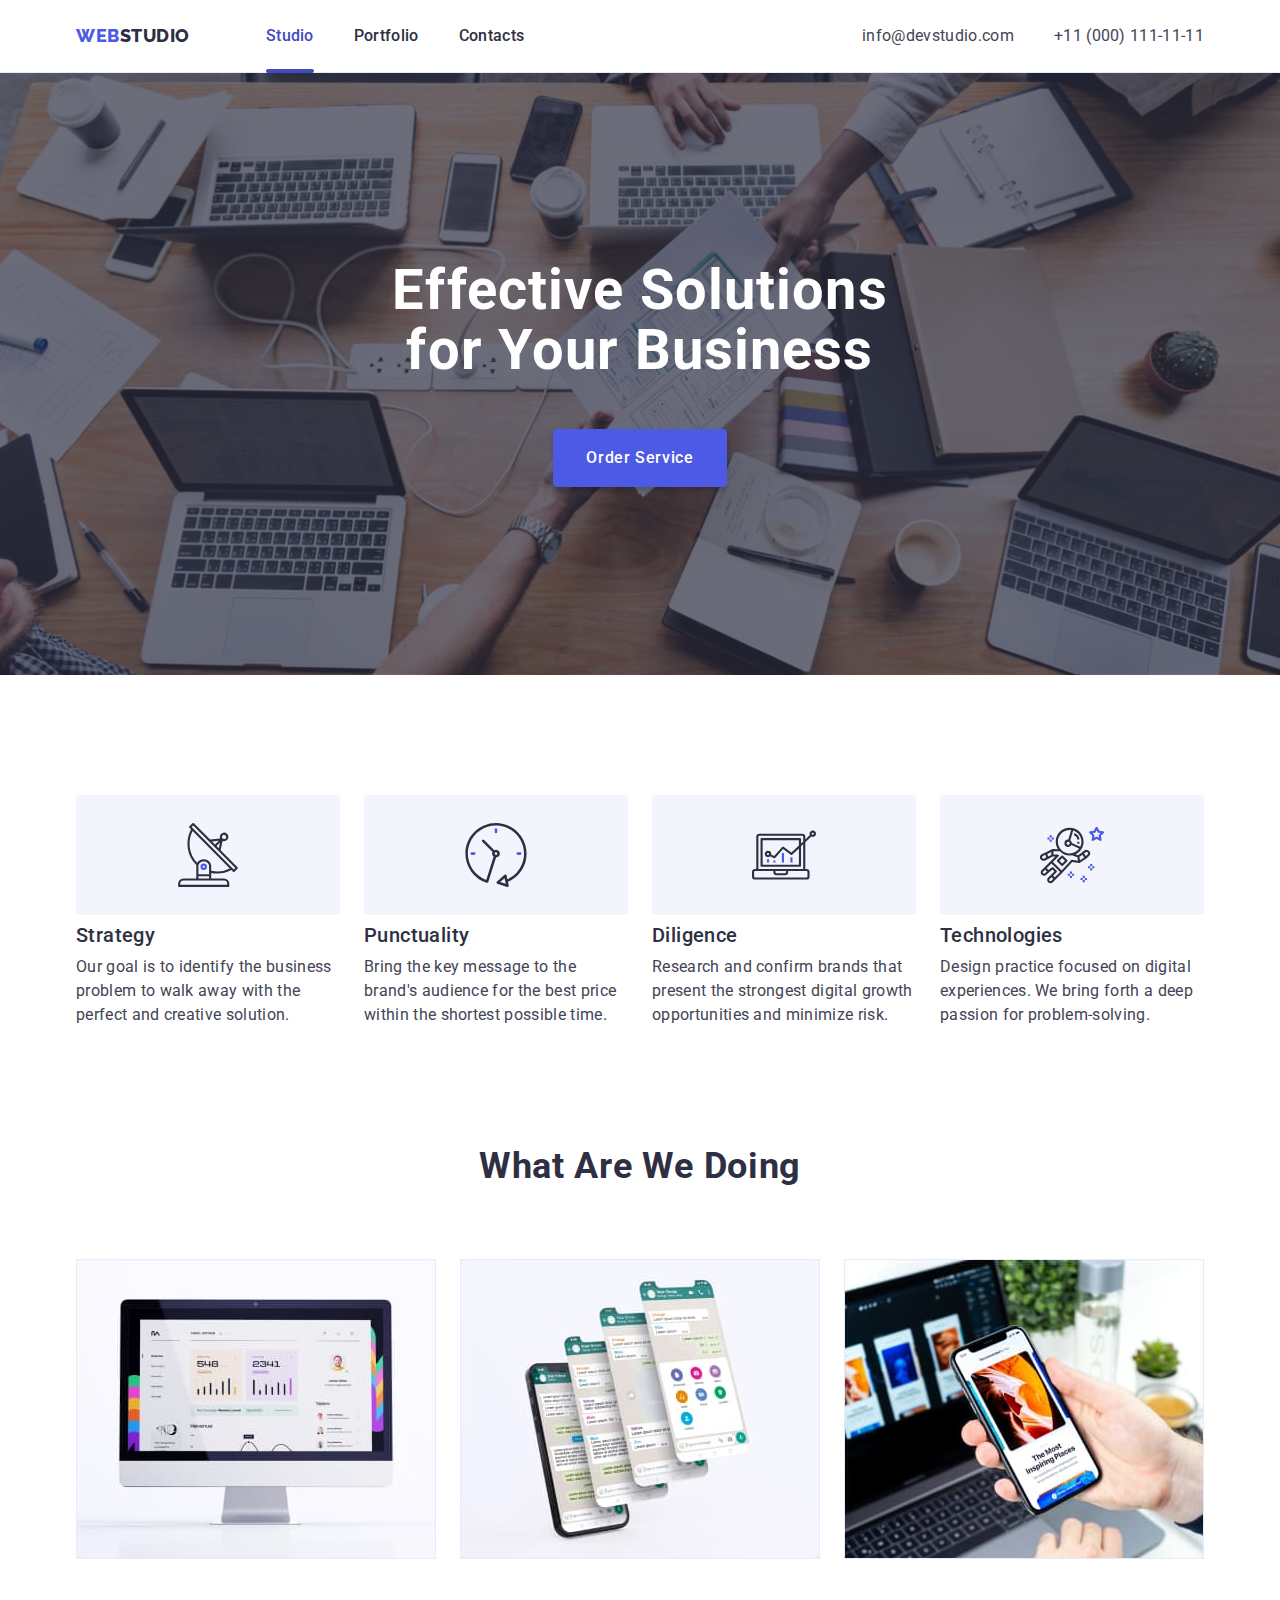
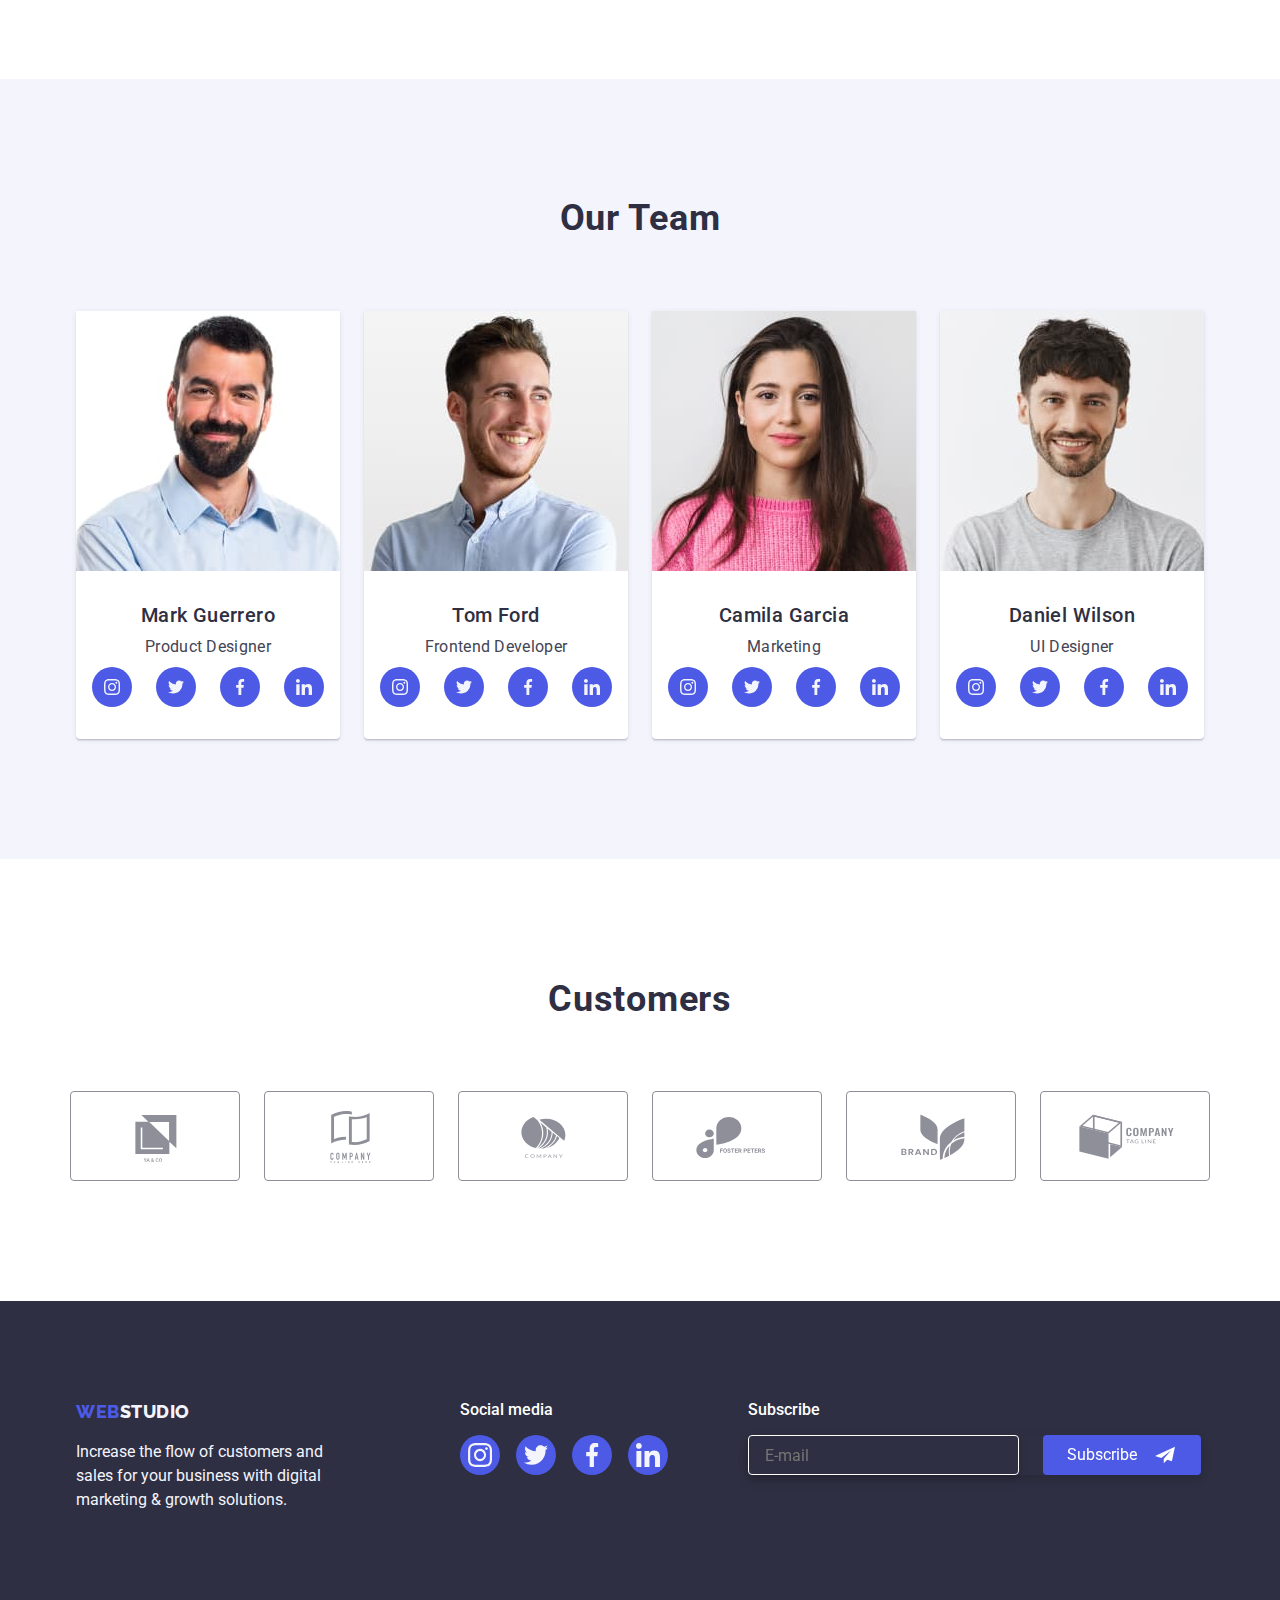
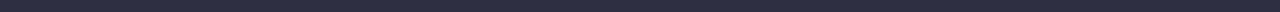
<file: index.html>
<!DOCTYPE html>
<html lang="en">

<head>
  <meta charset="UTF-8" />
  <meta http-equiv="X-UA-Compatible" content="IE=edge" />
  <meta name="viewport" content="width=device-width, initial-scale=1.0" />
  <title>Document</title>
  <link rel="preconnect" href="https://fonts.googleapis.com">
  <link rel="preconnect" href="https://fonts.gstatic.com" crossorigin>
  <link href="https://fonts.googleapis.com/css2?family=Raleway:wght@800&family=Roboto:wght@400;500;700;900&display=swap"
    rel="stylesheet">
  <link rel="stylesheet" href="https://cdnjs.cloudflare.com/ajax/libs/modern-normalize/1.1.0/modern-normalize.min.css">
  <link rel="stylesheet" href="./css/styles.css">
</head>

<body>
  <header class="page-header">
    <div class="container header-nav ">
      <nav class="header-nav">
        <a href="./index.html" class="logo link">
          Web<span class="text-logo-header">Studio</span>
        </a>
        <ul class="site-nav list">
          <li class="item"><a href="./index.html" class="link site-nav-line site-nav-active">Studio</a></li>
          <li class="item"><a href="./portfolio.html" class="link site-nav-stay">Portfolio</a></li>
          <li class="item"><a href="" class="link site-nav-stay">Contacts</a></li>
        </ul>
      </nav>
      <address class="navigation-nav header-nav">
        <ul class="list navigation-nav ">
          <li class="item">
            <a href="mailto:info@devstudio.com" class="link">info@devstudio.com</a>
          </li>
          <li class="item">
            <a class="link" href="tel:+110001111111">+11 (000) 111-11-11</a>
          </li>
        </ul>
      </address>
    </div>
  </header>
  <main>
    <section class=" hero">
      <div class="container ">
        <h1 class="hero-title">Effective Solutions for Your Business</h1>
        <button data-modal-open type="button" class="hero-button"> Order Service</button>
      </div>
    </section>
    <section class="section-subtitles">
      <div class="container">
        <h2 class="visually-hidden">Subtitles</h2>
        <ul class="text-paragraph list">
          <li class="item icon-strategy">
            <h3 class="subtitles">Strategy</h3>
            <p>
              Our goal is to identify the business problem to walk away with the
              perfect and creative solution.
            </p>
          </li>
          <li class="item icon-punctuality ">
            <h3 class="subtitles">Punctuality</h3>
            <p>
              Bring the key message to the brand's audience for the best price
              within the shortest possible time.
            </p>
          </li>
          <li class="item icon-diligence">
            <h3 class="subtitles">Diligence</h3>
            <p>
              Research and confirm brands that present the strongest digital
              growth opportunities and minimize risk.
            </p>
          </li>
          <li class="item icon-technologies">
            <h3 class="subtitles">Technologies</h3>
            <p class="text-paragraph">
              Design practice focused on digital experiences. We bring forth a
              deep passion for problem-solving.
            </p>
          </li>
        </ul>
      </div>
    </section>
    <section class="work-section">
      <div class="container">
        <h2 class="work-title">What are we doing</h2>
        <ul class="card-box-picture list">
          <li class="card-picture">
            <img src="./images/index/img1.jpg" alt="computer monitor" width="360" height="300" />
          </li>
          <li class="card-picture">
            <img src="./images/index/img2.jpg" alt="phone" width="360" height="300" />
          </li>
          <li class="card-picture">
            <img src="./images/index/img3.jpg" alt="interaction of the phone with the computer" width="360"
              height="300" />
          </li>
        </ul>
      </div>
    </section>
    <section class="time-section">
      <div class="container">
        <h2 class="time-title">Our Team</h2>
        <ul class=" card-box-photo list">
          <li class=" card-photo">
            <img src="./images/index/img4.jpg" alt="Mark Guerrero" width="264" height="260" />
            <div class="card-text-photo">
              <h3 class="subtitles">Mark Guerrero</h3>
              <p class="text-paragraph-photo">Product Designer</p>
              <ul class="container-icon">
                <li class="list">
                  <a class="team-icon" href="">
                    <svg class="icon-link" width="16" height="16">
                      <use href="./images/SVG/symbol-defs.svg#instagram"></use>
                    </svg>
                  </a>
                </li>
                <li class="list">
                  <a class="team-icon" href="">
                    <svg class="icon-link" width="16" height="16">
                      <use href="./images/SVG/symbol-defs.svg#twitter"></use>
                    </svg>
                  </a>
                </li>
                <li class="list">
                  <a class="team-icon" href="">
                    <svg class="icon-link" width="16" height="16">
                      <use href="./images/SVG/symbol-defs.svg#facebook"></use>
                    </svg>
                  </a>
                </li>
                <li class="list">
                  <a class="team-icon" href="">
                    <svg class="icon-link" width="16" height="16">
                      <use href="./images/SVG/symbol-defs.svg#linkedin"></use>
                    </svg>
                  </a>
                </li>
              </ul>
            </div>
          </li>
          <li class=" card-photo ">
            <img src="./images/index/img5.jpg" alt="Tom Ford" width="264" height="260" />
            <div class="card-text-photo">
              <h3 class="subtitles">Tom Ford</h3>
              <p class="text-paragraph-photo">Frontend Developer</p>
              <ul class="container-icon">
                <li class="list">
                  <a class="team-icon" href="">
                    <svg class="icon-link" width="16" height="16">
                      <use href="./images/SVG/symbol-defs.svg#instagram"></use>
                    </svg>
                  </a>
                </li>
                <li class="list">
                  <a class="team-icon" href="">
                    <svg class="icon-link" width="16" height="16">
                      <use href="./images/SVG/symbol-defs.svg#twitter"></use>
                    </svg>
                  </a>
                </li>
                <li class="list">
                  <a class="team-icon" href="">
                    <svg class="icon-link" width="16" height="16">
                      <use href="./images/SVG/symbol-defs.svg#facebook"></use>
                    </svg>
                  </a>
                </li>
                <li class="list">
                  <a class="team-icon" href="">
                    <svg class="icon-link" width="16" height="16">
                      <use href="./images/SVG/symbol-defs.svg#linkedin"></use>
                    </svg>
                  </a>
                </li>
              </ul>
            </div>
          </li>
          <li class=" card-photo">
            <img src="./images/index/img6.jpg" alt="Camila Garcia" width="264" height="260" />
            <div class="card-text-photo">
              <h3 class="subtitles">Camila Garcia</h3>
              <p class="text-paragraph-photo">Marketing</p>
              <ul class="container-icon">
                <li class="list">
                  <a class="team-icon" href="">
                    <svg class="icon-link" width="16" height="16">
                      <use href="./images/SVG/symbol-defs.svg#instagram"></use>
                    </svg>
                  </a>
                </li>
                <li class="list">
                  <a class="team-icon" href="">
                    <svg class="icon-link" width="16" height="16">
                      <use href="./images/SVG/symbol-defs.svg#twitter"></use>
                    </svg>
                  </a>
                </li>
                <li class="list">
                  <a class="team-icon" href="">
                    <svg class="icon-link" width="16" height="16">
                      <use href="./images/SVG/symbol-defs.svg#facebook"></use>
                    </svg>
                  </a>
                </li>
                <li class="list">
                  <a class="team-icon" href="">
                    <svg class="icon-link" width="16" height="16">
                      <use href="./images/SVG/symbol-defs.svg#linkedin"></use>
                    </svg>
                  </a>
                </li>
              </ul>
            </div>
          </li>
          <li class=" card-photo">
            <img src="./images/index/img7.jpg" alt="Daniel Wilson" width="264" height="260" />
            <div class="card-text-photo">
              <h3 class="subtitles">Daniel Wilson</h3>
              <p class="text-paragraph-photo ">UI Designer</p>
              <ul class="container-icon">
                <li class="list">
                  <a class="team-icon" href="">
                    <svg class="icon-link" width="16" height="16">
                      <use href="./images/SVG/symbol-defs.svg#instagram"></use>
                    </svg>
                  </a>
                </li>
                <li class="list">
                  <a class="team-icon" href="">
                    <svg class="icon-link" width="16" height="16">
                      <use href="./images/SVG/symbol-defs.svg#twitter"></use>
                    </svg>
                  </a>
                </li>
                <li class="list">
                  <a class="team-icon" href="">
                    <svg class="icon-link" width="16" height="16">
                      <use href="./images/SVG/symbol-defs.svg#facebook"></use>
                    </svg>
                  </a>
                </li>
                <li class="list">
                  <a class="team-icon" href="">
                    <svg class="icon-link" width="16" height="16">
                      <use href="./images/SVG/symbol-defs.svg#linkedin"></use>
                    </svg>
                  </a>
                </li>
              </ul>
            </div>
          </li>
        </ul>
      </div>
    </section>
    <section class="customers-section">
      <div class="container">
        <h2 class="customers">Customers</h2>
        <ul class="customers-logo">
          <li class=" list">
            <a class="icon-logo-link" href="">
              <svg width="104" height="56">
                <use href="./images/SVG/symbol-defs.svg#Logo1"></use>
              </svg></a>
          </li>
          <li class="list">
            <a class="icon-logo-link" href="">
              <svg width="104" height="56">
                <use href="./images/SVG/symbol-defs.svg#Logo2"></use>
              </svg>
            </a>
          </li>
          <li class="list">
            <a class="icon-logo-link" href="">
              <svg width="104" height="56">
                <use href="./images/SVG/symbol-defs.svg#Logo3"></use>
              </svg>
            </a>
          </li>
          <li class="list">
            <a class="icon-logo-link" href="">
              <svg width="104" height="56">
                <use href="./images/SVG/symbol-defs.svg#Logo4"></use>
              </svg>
            </a>
          </li>
          <li class="list">
            <a class="icon-logo-link" href="">
              <svg width="104" height="56">
                <use href="./images/SVG/symbol-defs.svg#Logo5">
                </use>
              </svg>
            </a>
          </li>
          <li class=" icon-logo list">
            <a class="icon-logo-link" href="">
              <svg width="104" height="56">
                <use href="./images/SVG/symbol-defs.svg#Logo6"></use>
              </svg>
            </a>
          </li>
        </ul>
      </div>
    </section>
  </main>
  <footer class="background-footer">
    <div class="container footer-container">
      <div class="footer-webstudio">
        <ul class="list">
          <li>
            <a href="./index.html" class="logo-footer link">
              Web<span class="text-logo-footer">Studio</span>
            </a>
            <p class="text-footer">
              Increase the flow of customers and
              sales for your business with digital
              marketing & growth solutions.
            </p>
          </li>
        </ul>
      </div>
      <div class="footer-social">
        <p class="social-text">Social media</p>
        <ul class="container-icon-footer list">
          <li>
            <a class=" team-icon team-icon-footer" href="">
              <svg width="24" height="24">
                <use href="./images/SVG/symbol-defs.svg#instagram"></use>
              </svg>
            </a>
          </li>
          <li>
            <a class=" team-icon team-icon-footer" href="">
              <svg width="24" height="24">
                <use href="./images/SVG/symbol-defs.svg#twitter"></use>
              </svg>
            </a>
          </li>
          <li>
            <a class=" team-icon team-icon-footer" href="">
              <svg width="24" height="24">
                <use href="./images/SVG/symbol-defs.svg#facebook"></use>
              </svg>
            </a>
          </li>
          <li>
            <a class=" team-icon team-icon-footer" href="">
              <svg width="24" height="24">
                <use href="./images/SVG/symbol-defs.svg#linkedin"></use>
              </svg>
            </a>
          </li>
        </ul>
      </div>
      <div>
        <p class="social-text">Subscribe</p>
        <div class="footer-subscribe">
          <input type="email" class="subscribe-input" name="E-mail" id="email" placeholder="E-mail"
            autocomplete="off" />
          <label for="email" class="subscribe-label"></label>
          <button type="submit" class="button-subscribe">Subscribe
            <svg class="subscribe-icon" width="24" height="20">
              <use href="./images/SVG/symbol-defs.svg#Frame"></use>
            </svg>
          </button>
        </div>
      </div>
    </div>
  </footer>
  <div class="backdrop is-hidden" data-modal>
    <div class="modal">
      <p class="form-name">Leave your contacts and we will call you back</p>
      <button data-modal-close type="button" class="modal-button">
        <svg width="8" height="8">
          <use href="./images/SVG/symbol-defs.svg#close-black-18dp-2-1"></use>
        </svg>
      </button>
      <form class="form" autocomplete="off">
        <label class="form-label">
          <span class="form-forename"> Name</span>
          <span class="form-input-icon">
            <input type="text" class="form-input" name="Name" />
            <svg class="form-icon" width="18" height="24">
              <use href="./images/SVG/symbol-defs.svg#person-black-18dp">
              </use>
            </svg>
          </span>
        </label>
        <label class="form-label ">
          <span class="form-forename">Phone</span>
          <span class="form-input-icon">
            <input type="tel" class="form-input" name="Phone" />
            <svg class="form-icon" width="18" height="24">
              <use href="./images/SVG/symbol-defs.svg#phone-black-18dp">
              </use>
            </svg>
          </span>
        </label>
        <label class="form-label ">
          <span class="form-forename"> Email </span>
          <span class="form-input-icon">
            <input type="email" class="form-input" name="Email" />
            <svg class="form-icon" width="18" height="24">
              <use href="./images/SVG/symbol-defs.svg#email-black-18dp">
              </use>
            </svg>
          </span>
        </label>
        <label class="form-label-textarea">
          <span class="form-forename">Comment</span>
          <textarea name="Comment" class="textarea" id="Comment" rows="10" placeholder="Text input"></textarea>
        </label>
        <label class="checkbox-label">
          <input class="checkbox" type="checkbox" name="checkbox">
          <span class="checkbox-icon">
            <svg class="icon-chec" width="10" height="8">
              <use href="./images/SVG/symbol-defs.svg#Vector"></use>
            </svg>
          </span>
          I accept the terms and conditions of the&nbsp; <span class="policy"> Privacy Policy</span>
        </label>
        <div class="btn-submit">
          <button type="submit" class="hero-button">Send</button>
        </div>
      </form>
    </div>
  </div>
  <script src="./js/modal.js"></script>
</body>

</html>
</file>
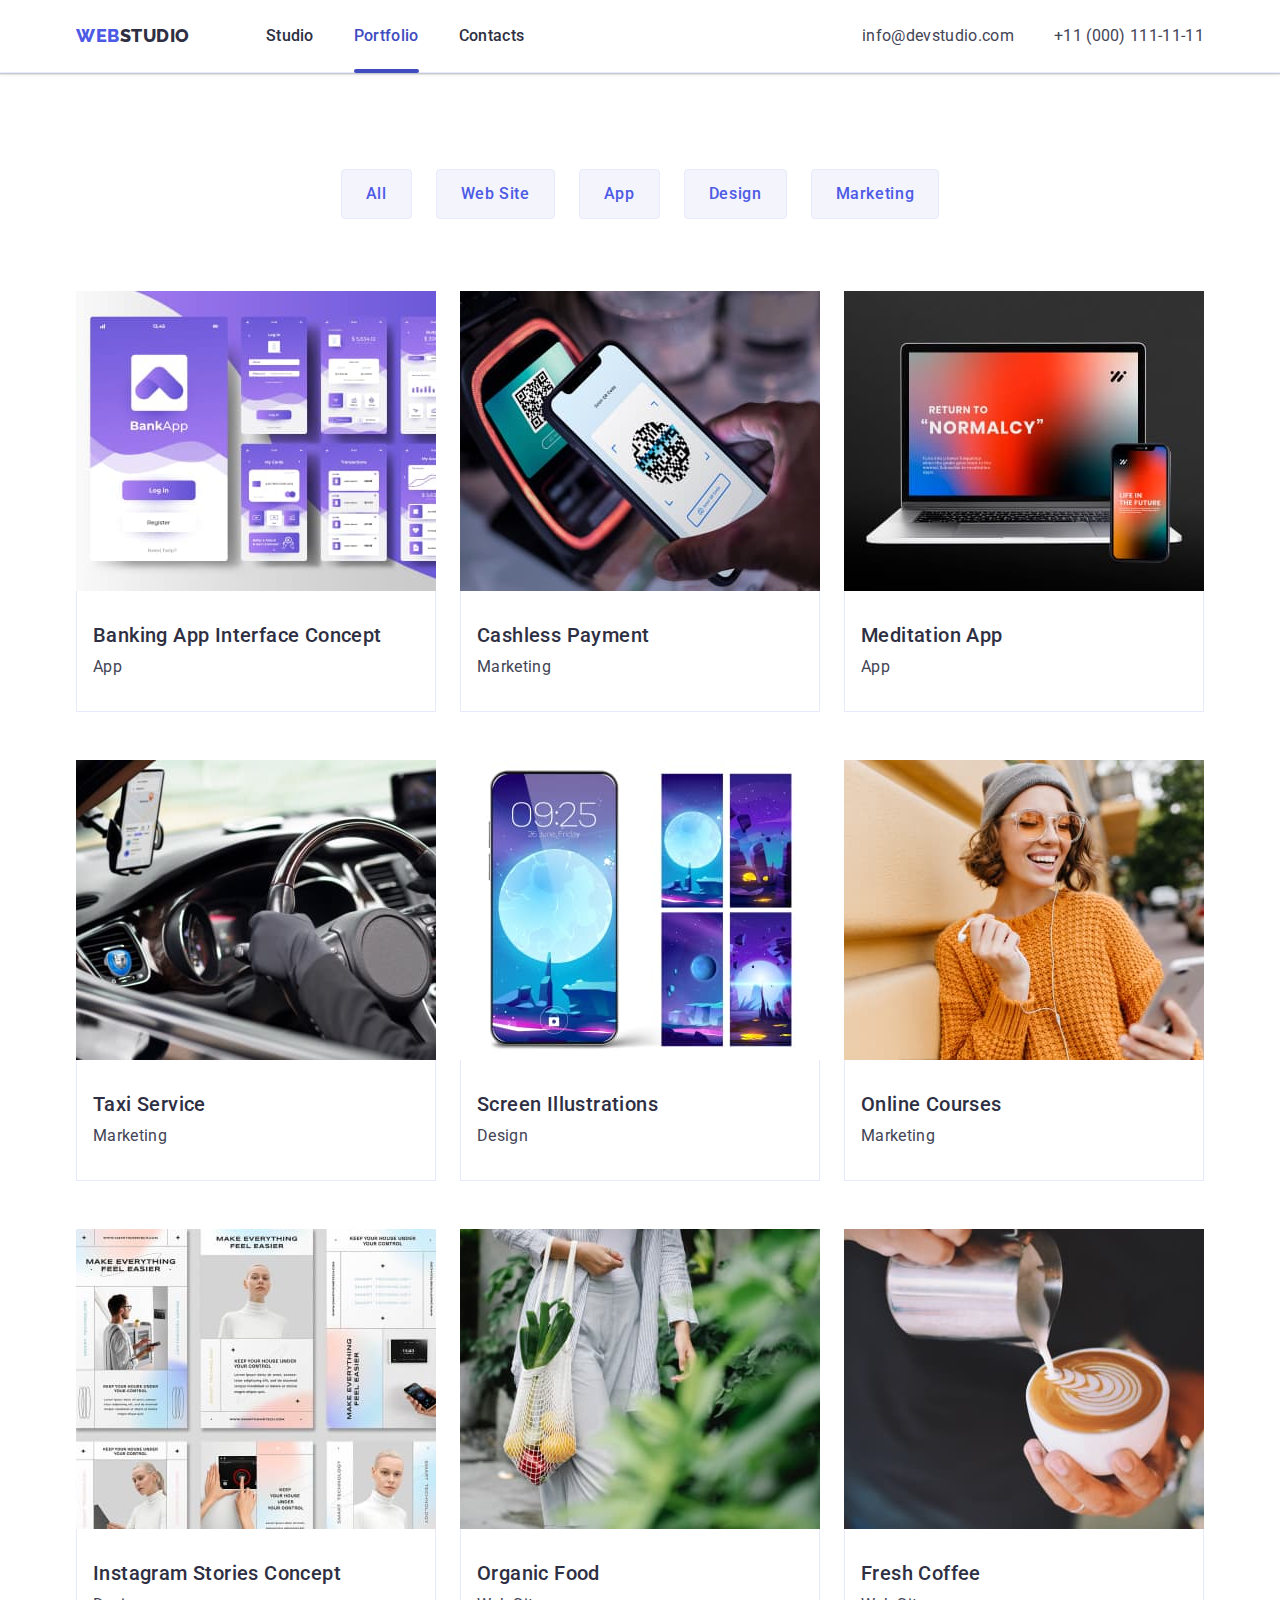
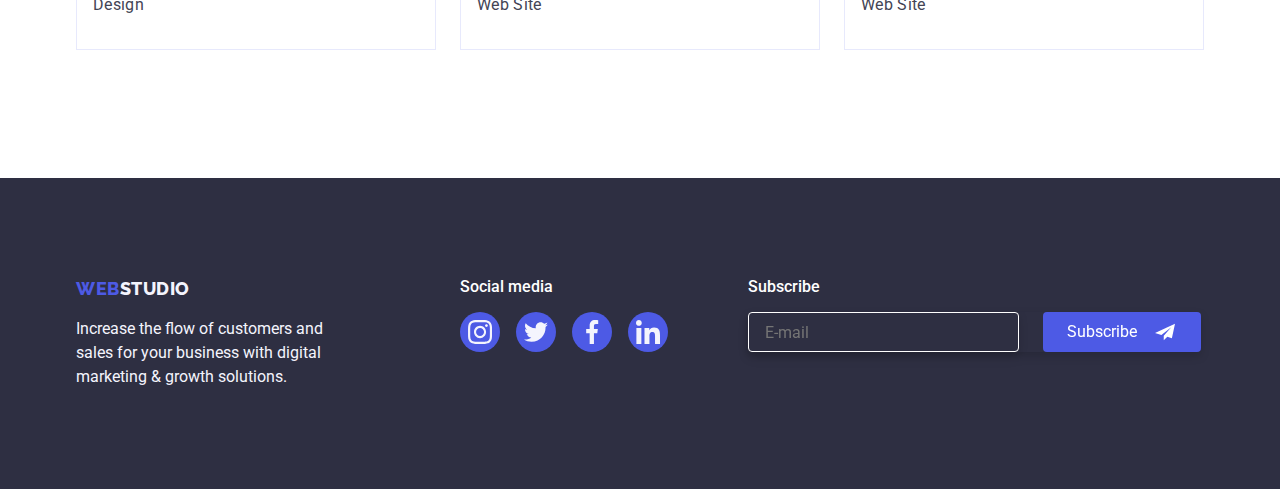
<file: portfolio.html>
<!DOCTYPE html>
<html lang="en">

<head>
  <meta charset="UTF-8" />
  <meta http-equiv="X-UA-Compatible" content="IE=edge" />
  <meta name="viewport" content="width=device-width, initial-scale=1.0" />
  <title>Document</title>
  <link rel="preconnect" href="https://fonts.googleapis.com" />
  <link rel="preconnect" href="https://fonts.gstatic.com" crossorigin />
  <link href="https://fonts.googleapis.com/css2?family=Raleway:wght@800&family=Roboto:wght@400;500;700;900&display=swap"
    rel="stylesheet" />
  <link rel="stylesheet"
    href="https://cdnjs.cloudflare.com/ajax/libs/modern-normalize/1.1.0/modern-normalize.min.css" />
  <link rel="stylesheet" href="./css/styles.css" />
</head>

<body>
  <header class="page-header">
    <div class="container header-nav">
      <nav class="header-nav">
        <a href="./index.html" class="logo link">
          Web<span class="text-logo-header">Studio</span>
        </a>
        <ul class="site-nav list">
          <li class="item"><a href="./index.html" class="link site-nav-stay">Studio</a></li>
          <li class="item "><a href="./portfolio.html" class="link site-nav-line site-nav-active">Portfolio</a></li>
          <li class="item"><a href="" class="link  site-nav-stay">Contacts</a></li>
        </ul>
      </nav>
      <address class="navigation-nav header-nav">
        <ul class="list navigation-nav ">
          <li class="item">
            <a href="mailto:info@devstudio.com" class="link">info@devstudio.com</a>
          </li>
          <li class="item">
            <a class="link" href="tel:+110001111111">+11 (000) 111-11-11</a>
          </li>
        </ul>
      </address>
    </div>
  </header>
  <main class="subtitles">
    <section class="section-portfolio">
      <div class="container">
        <h1 class="visually-hidden">Portfolio</h1>
        <ul class="box list">
          <li class="item">
            <button type="button" class="button">All</button>
          </li>
          <li class="item">
            <button type="button" class="button">Web Site</button>
          </li>
          <li class="item">
            <button type="button" class="button">App</button>
          </li>
          <li class="item">
            <button type="button" class="button">Design</button>
          </li>
          <li class="item">
            <button type="button" class="button">Marketing</button>
          </li>
        </ul>
        <ul class=" card-box  list">
          <li class="card">
            <a href="" class="link-card ">
              <div class="card-thumb">
                <div class="overl">
                  <p class="text-thumb">14 Stylish and User-Friendly App Design
                    Concepts· Task Manager App ·
                    Calorie Tracker App · Exotic Fruit Ecommerce
                    App · Cloud Storage App
                  </p>
                </div>
                <img src="./images/portfolio/img1.jpg" alt="Interface Concept" width="360" height="300" />
              </div>
              <div class="card-text">
                <h2 class="title">Banking App Interface Concept</h2>
                <p class="card-paragraph">App</p>
              </div>
            </a>
          </li>
          <li class="card">
            <a href="" class=" link-card">
              <div class="card-thumb">
                <div class="overl">
                  <p class="text-thumb">14 Stylish and User-Friendly App Design
                    Concepts· Task Manager App ·
                    Calorie Tracker App · Exotic Fruit Ecommerce
                    App · Cloud Storage App
                  </p>
                </div>
                <img src="./images/portfolio/img2.jpg" alt="Payment" width="360" height="300" />
              </div>
              <div class="card-text">
                <h2 class="title">Cashless Payment</h2>
                <p class="card-paragraph">Marketing</p>
              </div>
            </a>
          </li>
          <li class="card">
            <a href="" class="link-card">
              <div class="card-thumb">
                <div class="overl">
                  <p class="text-thumb">14 Stylish and User-Friendly App Design
                    Concepts· Task Manager App ·
                    Calorie Tracker App · Exotic Fruit Ecommerce
                    App · Cloud Storage App
                  </p>
                </div>
                <img src="./images/portfolio/img3.jpg" alt="Meditation App" width="360" height="300" />
              </div>
              <div class="card-text">
                <h2 class="title">Meditation App</h2>
                <p class="card-paragraph">App</p>
              </div>
            </a>
          </li>
          <li class="card">
            <a href="" class="link-card">
              <div class="card-thumb">
                <div class="overl">
                  <p class="text-thumb">14 Stylish and User-Friendly App Design
                    Concepts· Task Manager App ·
                    Calorie Tracker App · Exotic Fruit Ecommerce
                    App · Cloud Storage App
                  </p>
                </div>
                <img class="link" src="./images/portfolio/img4.jpg" alt="Taxi Service" width="360" height="300" />
              </div>
              <div class="card-text">
                <h2 class="title">Taxi Service</h2>
                <p class="card-paragraph">Marketing</p>
              </div>
            </a>
          </li>
          <li class="card">
            <a href="" class="link-card">
              <div class="card-thumb">
                <div class="overl">
                  <p class="text-thumb">14 Stylish and User-Friendly App Design
                    Concepts· Task Manager App ·
                    Calorie Tracker App · Exotic Fruit Ecommerce
                    App · Cloud Storage App
                  </p>
                </div>
                <img class="link" src="./images/portfolio/img5.jpg" alt="Screen Illustrations" width="360"
                  height="300" />
              </div>
              <div class="card-text">
                <h2 class="title">Screen Illustrations</h2>
                <p class="card-paragraph">Design</p>
              </div>
            </a>
          </li>
          <li class="card">
            <a href="" class="link-card">
              <div class="card-thumb">
                <div class="overl">
                  <p class="text-thumb">14 Stylish and User-Friendly App Design
                    Concepts· Task Manager App ·
                    Calorie Tracker App · Exotic Fruit Ecommerce
                    App · Cloud Storage App
                  </p>
                </div>
                <img class="link" src="./images/portfolio/img6.jpg" alt="Online Courses" width="360" height="300" />
              </div>
              <div class="card-text">
                <h2 class="title">Online Courses</h2>
                <p class="card-paragraph">Marketing</p>
              </div>
            </a>
          </li>
          <li class="card">
            <a href="" class="link-card">
              <div class="card-thumb">
                <div class="overl">
                  <p class="text-thumb">14 Stylish and User-Friendly App Design
                    Concepts· Task Manager App ·
                    Calorie Tracker App · Exotic Fruit Ecommerce
                    App · Cloud Storage App
                  </p>
                </div>
                <img class="link" src="./images/portfolio/img7.jpg" alt="Instagram Stories" width="360" height="300" />
              </div>
              <div class="card-text">
                <h2 class="title">Instagram Stories Concept</h2>
                <p class="card-paragraph">Design</p>
              </div>
            </a>
          </li>

          <li class="card">
            <a href="" class="link-card">
              <div class="card-thumb">
                <div class="overl">
                  <p class="text-thumb">14 Stylish and User-Friendly App Design
                    Concepts· Task Manager App ·
                    Calorie Tracker App · Exotic Fruit Ecommerce
                    App · Cloud Storage App
                  </p>
                </div>
                <img class="link" src="./images/portfolio/img8.jpg" alt="Organic Food" width="360" height="300" />
              </div>
              <div class="card-text">
                <h2 class="title">Organic Food</h2>
                <p class="card-paragraph">Web Site</p>
              </div>
            </a>
          </li>
          <li class="card">
            <a href="" class="link-card">
              <div class="card-thumb">
                <div class="overl">
                  <p class="text-thumb">14 Stylish and User-Friendly App Design
                    Concepts· Task Manager App ·
                    Calorie Tracker App · Exotic Fruit Ecommerce
                    App · Cloud Storage App
                  </p>
                </div>
                <img class="link" src="./images/portfolio/img9.jpg" alt="Coffee" width="360" height="300" />
              </div>
              <div class="card-text">
                <h2 class="title">Fresh Coffee</h2>
                <p class="card-paragraph">Web Site</p>
              </div>
            </a>
          </li>
        </ul>
      </div>
    </section>
  </main>
  <footer class="background-footer">
    <div class="container footer-container">
      <div class="footer-webstudio">
        <ul class="list">
          <li>
            <a href="./index.html" class="logo-footer link">
              Web<span class="text-logo-footer">Studio</span>
            </a>
            <p class="text-footer">
              Increase the flow of customers and
              sales for your business with digital
              marketing & growth solutions.
            </p>
          </li>
        </ul>
      </div>
      <div class="footer-social">
        <p class="social-text">Social media</p>
        <ul class="container-icon-footer list">
          <li>
            <a class=" team-icon team-icon-footer" href="">
              <svg width="24" height="24">
                <use href="./images/SVG/symbol-defs.svg#instagram"></use>
              </svg>
            </a>
          </li>
          <li>
            <a class=" team-icon team-icon-footer" href="">
              <svg width="24" height="24">
                <use href="./images/SVG/symbol-defs.svg#twitter"></use>
              </svg>
            </a>
          </li>
          <li>
            <a class=" team-icon team-icon-footer" href="">
              <svg width="24" height="24">
                <use href="./images/SVG/symbol-defs.svg#facebook"></use>
              </svg>
            </a>
          </li>
          <li>
            <a class=" team-icon team-icon-footer" href="">
              <svg width="24" height="24">
                <use href="./images/SVG/symbol-defs.svg#linkedin"></use>
              </svg>
            </a>
          </li>
        </ul>
      </div>
      <div>
        <p class="social-text">Subscribe</p>
        <div class="footer-subscribe">
          <input type="email" class="subscribe-input" name="E-mail" id="email" placeholder="E-mail"
            autocomplete="off" />
          <label for="email" class="subscribe-label"></label>
          <button type="submit" class="button-subscribe">Subscribe
            <svg class="subscribe-icon" width="24" height="20">
              <use href="./images/SVG/symbol-defs.svg#Frame"></use>
            </svg>
          </button>
        </div>
      </div>
    </div>
  </footer>
</body>

</html>
</file>
<file: css/styles.css>
html {
  box-sizing: border-box;
}

*,
*::before,
*::after {
  box-sizing: inherit;
}

:root {
  --color-NAVYBLU: #2e2f42;
  --color-IRIS: #4d5ae5;
  --color-SLATE: #434455;
  --color-Cloud: #f4f4fd;
  --color-WHITE: #ffffff;
  --color-OCEAN: #404bbf;
  --color-background: #ffffff;
  --color-background-hero: #2e2f42;
  --color-solid: #e7e9fc;
  --color-solid-logo: #8E8F99;
  --color-green: #31D0AA;
  --color-model: #FCFCFC;

}

body {
  font-family: "Roboto", sans-serif;
  color: var(--color-SLATE);
  background-color: var(--color-background);
}

.container {
  width: 1158px;
  padding-left: 15px;
  padding-right: 15px;
  margin-left: auto;
  margin-right: auto;
}

.header-nav {
  display: flex;
  align-items: center;
}

.list {
  list-style: none;
  font-style: normal;
  padding: 0;
  margin: 0;
}

h1,
h2,
h3,
h4,
h5,
h6,
ul,
p {
  margin-top: 0;
  margin-bottom: 0;
}

ul {
  padding: 0;
}

img {
  display: block;
  max-width: 100%;
  height: auto;
}

.visually-hidden {
  position: absolute;
  white-space: nowrap;
  width: 1px;
  height: 1px;
  overflow: hidden;
  border: 0;
  padding: 0;
  clip: rect(0 0 0 0);
  clip-path: inset(50%);
  margin: -1px;
}

/*-----------------------------Шапка сайту--------------------------------Шапка сайту------------Шапка сайту-----------*/
.page-header {
  border-bottom: 1px solid var(--color-solid);
  box-shadow: 0px 2px 1px rgba(46, 47, 66, 0.08), 0px 1px 1px rgba(46, 47, 66, 0.16), 0px 1px 6px rgba(46, 47, 66, 0.08);
}


.logo {
  text-decoration: none;
  color: var(--color-IRIS);
  font-family: "Raleway", sans-serif;
  font-style: normal;
  letter-spacing: 0.03em;
  text-transform: uppercase;
  font-weight: 800;
  font-size: 18px;
  line-height: 1.17;
  margin-right: 76px;

}

.text-logo-header {
  color: var(--color-NAVYBLU);
}

.site-nav {
  display: flex;
}

.site-nav .item+.item {
  margin-left: 40px;

}

.site-nav .link {
  position: relative;
  letter-spacing: 0.02em;
  font-weight: 500;
  line-height: 1.5;
  font-size: 16px;
  display: block;
  padding-top: 24px;
  padding-bottom: 24px;
  transition: color 250ms cubic-bezier(0.4, 0, 0.2, 1);

}

.site-nav-active {
  color: var(--color-OCEAN);
}

.site-nav-stay {
  color: var(--color-NAVYBLU);
}

.site-nav-line {
  position: relative;
}

.site-nav-line::after {
  position: absolute;
  content: "";
  display: block;
  width: 100%;
  height: 4px;
  margin-top: 21px;
  background-color: var(--color-OCEAN);
  border-radius: 2px;
  /* opacity:0 ; */
  transition: 250ms cubic-bezier(0.4, 0, 0.2, 1);

}

/* .site-nav-line:hover::after
{
opacity:1; 
} */
.link {
  text-decoration: none;
  font-style: normal;

}

.site-nav .link:focus,
.site-nav .link:hover {
  color: var(--color-OCEAN);
  text-decoration: none;
  font-style: normal;
}

.navigation-nav .link {
  text-decoration: none;
  color: var(--color-SLATE);
  letter-spacing: 0.02em;
  font-style: normal;
  line-height: 1.5;
  font-weight: 400;
  font-size: 16px;
  display: block;
  padding-top: 24px;
  padding-bottom: 24px;
  transition: color 250ms cubic-bezier(0.4, 0, 0.2, 1);
}


.navigation-nav .link:hover,
.navigation-nav .link:focus {
  color: var(--color-OCEAN);
  text-decoration: none;
  font-style: normal;
}

.navigation-nav {
  text-decoration: none;
  font-style: normal;
  display: flex;
  margin-left: auto;
}

.navigation-nav .item+.item {
  margin-left: 40px;
}

/*-----------------------------Герой---------------------------------------Герой-----------------------------Герой---------*/

.hero {
  text-align: center;
  padding-top: 188px;
  padding-bottom: 188px;
  max-width: 1440px;
  margin-right: auto;
  margin-left: auto;
  background-image: linear-gradient(rgba(46, 47, 66, 0.7), rgba(46, 47, 66, 0.7)),
    url(../images/index/people-office1.jpg);
  background-repeat: no-repeat;
  background-position: center;
  background-size: cover;
  background-color: var(--color-background-hero)
}

.hero-title {
  margin-bottom: 48px;
  font-style: normal;
  color: var(--color-WHITE);
  letter-spacing: 0.02em;
  font-size: 56px;
  line-height: 1.07;
  font-weight: 700;
  text-align: center;
  margin-left: auto;
  margin-right: auto;
  width: 496px;

}


.hero-button {
  font-family: "Roboto", sans-serif;
  font-weight: 500;
  min-width: 169px;
  font-size: 16px;
  line-height: 1.5;
  letter-spacing: 0.04em;
  border-radius: 4px;
  border: 1px solid transparent;
  cursor: pointer;
  color: var(--color-WHITE);
  background-color: var(--color-IRIS);
  padding: 16px 32px;
  text-align: center;
  box-shadow: 0px 4px 4px rgba(0, 0, 0, 0.15);
  transition: background-color 250ms cubic-bezier(0.4, 0, 0.2, 1);
}

.hero-button:hover {
  background-color: var(--color-OCEAN);
}

.box {
  display: flex;
  justify-content: center;
  margin-bottom: 72px;
}

.box>.item+.item {
  margin-left: 24px;
}

/*-------------------------МОДЕЛЬНЕ ВІКНО---------------------------МОДЕЛЬНЕ ВІКНО-------------------------------МОДЕЛЬНЕ ВІКНО-------------------------*/

.backdrop {
  position: fixed;
  top: 0;
  left: 0;
  width: 100%;
  height: 100%;
  background-color: rgba(46, 47, 66, 0.4);
  opacity: 1;
  transition: opacity 250ms cubic-bezier(0.4, 0, 0.2, 1), visibility 250ms cubic-bezier(0.4, 0, 0.2, 1)
}

.backdrop.is-hidden {
  opacity: 0;
  visibility: hidden;
  pointer-events: none
}

.backdrop.is-hidden .modal {
  transform: translate(-50%, -50%) scale(0.9);
}

.modal {
  position: absolute;
  top: 50%;
  left: 50%;
  padding: 72px 24px 24px 24px;
  transform: translate(-50%, -50%) scale(1);
  min-width: 408px;
  min-height: 576px;
  background-color: var(--color-model);
  box-shadow: 0px 1px 1px rgba(0, 0, 0, 0.14), 0px 1px 3px rgba(0, 0, 0, 0.12), 0px 2px 1px rgba(0, 0, 0, 0.2);
  border-radius: 4px;
  transition: transform 250ms cubic-bezier(0.4, 0, 0.2, 1);
}

.modal-button {
  position: absolute;
  display: flex;
  width: 24px;
  height: 24px;
  justify-content: center;
  align-items: center;
  background-color: var(--color-solid);
  border: 1px solid rgba(0, 0, 0, 0.1);
  border-radius: 50%;
  top: 24px;
  right: 24px;
  cursor: pointer;
  fill: var(--color-NAVYBLU);
  transition: background-color 250ms cubic-bezier(0.4, 0, 0.2, 1), fill 250ms cubic-bezier(0.4, 0, 0.2, 1)
}



.modal-button:hover,
.modal-button:focus {
  fill: var(--color-WHITE);
  background-color: var(--color-OCEAN);
}

/*--------------FORMA----------FORMA----------FORMA------------FORMA-------------FORMA-----------FORMA-------------------FORMA--*/

.form-name {
  margin-bottom: 16px;
  text-align: center;
  font-weight: 500;
  font-size: 16px;
  line-height: 1.5;
  letter-spacing: 0.02em;
  color: var(--color-NAVYBLU);

}

.form-forename {
  margin-bottom: 4px;
  font-weight: 400;
  font-size: 12px;
  line-height: 1.17;
  letter-spacing: 0.01em;
}

.form-input-icon {
  position: relative;
  display: block;
}


.form-icon {
  position: absolute;
  width: 18px;
  top: 8px;
  left: 19px;
  fill: var(--color-NAVYBLU);
  transition: fill 250ms cubic-bezier(0.4, 0, 0.2, 1);
}

.form-label {
  width: 360px;
  display: flex;
  flex-direction: column;
  margin-bottom: 8px;
  color: var(--color-solid-logo);

}


.form-input {
  padding-left: 38px;
  width: 100%;
  font: inherit;
  height: 40px;
  border: 1px solid rgba(46, 47, 66, 0.4);
  border-radius: 4px;
  transition: border 250ms cubic-bezier(0.4, 0, 0.2, 1), fill 250ms cubic-bezier(0.4, 0, 0.2, 1);
}


.form-input:hover,
.form-input:focus {
  border: 1px solid var(--color-IRIS);
}

.form-input:focus+.form-icon {
  fill: var(--color-IRIS);
}

.form-input:hover+.form-icon {
  fill: var(--color-IRIS);
}

.checkbox {
  position: absolute;
  white-space: nowrap;
  width: 1px;
  height: 1px;
  overflow: hidden;
  border: 0;
  padding: 0;
  clip: rect(0 0 0 0);
  clip-path: inset(50%);
  margin: -1px;
}


.checkbox-label {
  font-weight: 400;
  font-size: 12px;
  display: flex;
  align-items: center;
}

.checkbox-icon {
  content: " ";
  margin-right: 8px;
  width: 16px;
  height: 16px;
  border: 1px solid rgba(46, 47, 66, 0.4);
  border-radius: 2px;
  background-color: var(--color-WHITE);
  fill: var(--color-WHITE);
  box-sizing: border-box;
}

.icon-chec {
  position: absolute;
  margin: 3px 3px;

}

.checkbox:checked+.checkbox-icon {
  background-color: var(--color-OCEAN);
  border: 1px solid var(--color-OCEAN);
}

.policy {
  color: var(--color-IRIS);
  text-decoration-line: underline;
  letter-spacing: 0.04em
}

.btn-submit {
  margin-top: 24px;
  display: flex;
  justify-content: center;
}

.textarea {
  height: 120px;
  padding-top: 8px;
  padding-left: 16px;
  resize: none;
  border: 1px solid rgba(46, 47, 66, 0.4);
  border-radius: 4px;
}

.textarea::placeholder {
  width: 57px;
  font-weight: 400;
  font-size: 12px;
  line-height: 1.17;
  color: rgba(46, 47, 66, 0.4);

}

.form-label-textarea {
  width: 360px;
  display: flex;
  flex-direction: column;
  margin-bottom: 8px;
  color: var(--color-solid-logo);
  margin-bottom: 16px;
}

.textarea {

  transition: border 250ms cubic-bezier(0.4, 0, 0.2, 1);
}

.textarea:hover,
.textarea:focus {
  border: 1px solid var(--color-IRIS);
}


/*---------------------------Секції------------------Секції------------------Секції---------------------------------Секції-*/


.button {
  font-family: "Roboto", sans-serif;
  font-weight: 500;
  font-size: 16px;
  min-width: 69px;
  line-height: 1.5;
  letter-spacing: 0.04em;
  border-radius: 4px;
  cursor: pointer;
  color: var(--color-IRIS);
  background-color: var(--color-Cloud);
  padding: 12px 24px;
  text-align: center;
  border: 1px solid var(--color-solid);
  transition: background-color 250ms cubic-bezier(0.4, 0, 0.2, 1),
    box-shadow 250ms cubic-bezier(0.4, 0, 0.2, 1),
    color 250ms cubic-bezier(0.4, 0, 0.2, 1),
    border-color 250ms cubic-bezier(0.4, 0, 0.2, 1)
}

.button:hover,
.button:focus {
  background-color: var(--color-OCEAN);
  color: var(--color-WHITE);
  border-color: transparent;
  box-shadow: 0px 3px 1px rgba(0, 0, 0, 0.1), 0px 2px 1px rgba(0, 0, 0, 0.08), 0px 2px 2px rgba(0, 0, 0, 0.12);
}

.images {
  background-color: var(--color-WHITE);
}

/*----------------------------------------Картинки з текстом-----------------------Kартинки з текстом-----------------*/
.card-box {
  display: flex;
  flex-wrap: wrap;
  row-gap: 48px;
  column-gap: 24px;
}

.card-box>.card {
  flex-basis: calc((100% - 2 * 24px)/ 3);
  background-color: var(--color-WHITE);

}

.link-card {
  display: block;
  text-decoration: none;
  font-style: normal;
  transition: box-shadow 250ms cubic-bezier(0.4, 0, 0.2, 1);
}

.link-card:focus,
.link-card:hover {

  box-shadow: 0px 1px 6px rgba(46, 47, 66, 0.08), 0px 1px 1px rgba(46, 47, 66, 0.16), 0px 2px 1px rgba(46, 47, 66, 0.08);
}

.card-text {
  padding-left: 16px;
  padding-top: 32px;
  padding-bottom: 32px;
  border: 1px solid var(--color-solid);
  border-top: none;
}

.card-paragraph {
  font-style: normal;
  color: var(--color-SLATE);
  letter-spacing: 0.02em;
  line-height: 1.5;
  font-size: 16px;
  font-weight: 400;
}


.img {
  display: block;
  max-width: 100%;
  height: auto;
}

.card-thumb {
  position: relative;
  overflow: hidden;
}

.link-card:hover .overl,
.link-card:focus .overl {
  transform: translateY(0);
}

.overl {
  position: absolute;
  width: 100%;
  height: 100%;
  content: "";
  display: inline-block;
  background-color: var(--color-IRIS);
  transform: translateY(100%);
  transition: transform 250ms cubic-bezier(0.4, 0, 0.2, 1);
}

.card-thumb:hover.overl {
  opacity: 1;
}

.card-thumb:hover .text-thumb {
  opacity: 1;
}

.text-thumb {
  position: absolute;
  font-style: normal;
  font-weight: 400;
  width: 296px;
  font-size: 16px;
  color: var(--color-Cloud);
  left: 32px;
  top: 40px;
  letter-spacing: 0.02em;
}

/*------------------------- Фотографія з текстом*-----------------------------------Фотографія з текстом-----------------*/

.card-box-photo {
  list-style: none;
  display: flex;
  column-gap: 24px;
}

.card-box-photo>.card-photo {
  background-color: var(--color-WHITE);
  border-radius: 0px 0px 4px 4px;
  flex-basis: calc((100% - 2*24px)/4);
  box-shadow: 0px 1px 6px rgba(46, 47, 66, 0.08), 0px 1px 1px rgba(46, 47, 66, 0.16), 0px 2px 1px rgba(46, 47, 66, 0.08);
}

.card-text-photo {
  text-align: center;
  padding: 32px 0;

}

/*------------------------------------картинки без тексту-------------------------------------------картинки без тексту------*/
.card-box-picture {
  flex-basis: calc((100% - 2 * 24px)/ 3);
  list-style: none;
  display: flex;
  column-gap: 24px;
}

.card-box-picture>.card-picture {
  background-color: var(--color-WHITE);
}

.work-section {
  padding-bottom: 120px;
}

.time-section {
  padding-top: 120px;
  padding-bottom: 120px;
  background-color: var(--color-Cloud)
}

.section-portfolio {
  padding-top: 96px;
  padding-bottom: 120px;
}

.work-title,
.time-title {
  font-style: normal;
  color: var(--color-NAVYBLU);
  letter-spacing: 0.02em;
  text-transform: capitalize;
  text-align: center;
  background-color: var(--color-WHITE);
  font-weight: 700;
  font-size: 36px;
  line-height: 1.11;
  letter-spacing: 0.02em;
}

.time-title {
  margin-top: 0px;
  margin-bottom: 72px;
  background-color: var(--color-Cloud)
}

.work-title {
  margin-top: 0px;
  margin-bottom: 72px;

}

.title {
  letter-spacing: 0.02em;
  color: var(--color-NAVYBLU);
  font-weight: 500;
  font-size: 20px;
  line-height: 1.2;
  margin-bottom: 8px;
}

.section-subtitles {
  padding-top: 120px;
  padding-bottom: 120px;
}

.subtitles {
  font-style: normal;
  color: var(--color-NAVYBLU);
  letter-spacing: 0.02em;
  font-weight: 500;
  font-size: 20px;
  line-height: 1.2;
  letter-spacing: 0.02em;
  margin-bottom: 8px;
  margin-top: 0;
}

.text-paragraph {
  font-style: normal;
  color: var(--color-SLATE);
  letter-spacing: 0.02em;
  line-height: 1.5;
  font-size: 16px;
  font-weight: 400;
}

.text-paragraph {
  display: flex;
}

.text-paragraph .item {
  width: 264px;
}

.text-paragraph .item::before {
  display: block;
  content: "";
  height: 120px;
  background-repeat: no-repeat;
  background-position: center;
  background-color: var(--color-Cloud);
  border-radius: 4px;

}

/*--------------------------------------------strategy----------------------strategy-------strategy-----------------*/
.icon-strategy::before {
  background-image: url(../images/SVG/antenna\ 1.svg);
  margin-bottom: 8px;
}

.icon-punctuality::before {
  background-image: url(../images/SVG/clock\ 1.svg);
  margin-bottom: 8px;
}

.icon-diligence::before {
  background-image: url(../images/SVG/diagram\ 1.svg);
  margin-bottom: 8px;
}

.icon-technologies::before {
  background-image: url(../images/SVG/astronaut\ 1.svg);
  margin-bottom: 8px;
}

/*-------------------------------------CЕКЦІЯ З ІКОНКАМИ--------------------CЕКЦІЯ З ІКОНКАМИ----------CЕКЦІЯ З ІКОНКАМИ-------*/
.customers-section {
  padding-top: 120px;
  padding-bottom: 120px;
}

.customers {
  font-style: normal;
  font-weight: 700;
  font-size: 36px;
  line-height: 40px;
  text-align: center;
  letter-spacing: 0.02em;
  color: var(--color-NAVYBLU);
  margin-bottom: 72px;
}

.customers-logo {
  display: flex;
  justify-content: center;
  align-items: center;
  padding: 0px;
  gap: 24px;

}

.icon-logo-link {
  fill: var(--color-solid-logo);
  display: flex;
  gap: 24px;
  background: var(--color-WHITE);
  border: 1px solid var(--color-solid-logo);
  border-radius: 4px;
  padding: 16px 32px;
  transition: fill 250ms cubic-bezier(0.4, 0, 0.2, 1),
    border-color 250ms cubic-bezier(0.4, 0, 0.2, 1);
}

.icon-logo-link:hover,
.icon-logo-link:focus {
  fill: var(--color-OCEAN);
  border-color: var(--color-OCEAN);
}

.text-paragraph .item+.item {
  margin-left: 24px;
}

.text-paragraph-photo {
  font-style: normal;
  color: var(--color-SLATE);
  letter-spacing: 0.02em;
  line-height: 1.5;
  font-size: 16px;
  font-weight: 400;
  margin-bottom: 8px;
}

/*------------------------------------------------ICON соіальні мережі--------------------------ICON соіальні мережі-----*/
.container-icon {
  display: flex;
  justify-content: center;
  gap: 24px;
}

.team-icon {
  display: flex;
  justify-content: center;
  align-items: center;
  Width: 40px;
  height: 40px;
  background-color: var(--color-IRIS);
  border-radius: 50%;
  transition: background-color 250ms cubic-bezier(0.4, 0, 0.2, 1);
}

.icon-link {
  fill: var(--color-Cloud);
}

.team-icon:hover,
.team-icon:focus {
  background-color: var(--color-OCEAN)
}

/*----------------------------------------footer------------------footer--------------------footer-------footer----------*/
.footer-container {
  display: flex;
}

.text-footer {
  font-style: normal;
  color: var(--color-Cloud);
  font-weight: 400;
  font-size: 16px;
  line-height: 1.5;
  margin-top: 17.5px;
  width: 264px;
}

.background-footer {
  background-color: var(--color-background-hero);
  padding-top: 100px;
  padding-bottom: 100px;
}

.text-logo-footer {
  color: var(--color-Cloud);
}

.logo-footer {
  text-decoration: none;
  color: var(--color-IRIS);
  font-family: "Raleway", sans-serif;
  font-style: normal;
  letter-spacing: 0.03em;
  text-transform: uppercase;
  font-weight: 800;
  font-size: 18px;
  line-height: 1.17;
  margin: 0px;
  padding: 0px;
}

.social-text {
  font-weight: 500;
  margin-bottom: 16px;
  color: var(--color-WHITE);
}

.container-icon-footer {
  display: flex;
  justify-content: flex-start;
  gap: 16px;
}

.team-icon-footer:hover,
.team-icon-footer:focus {
  background-color: var(--color-green)
}

.button-subscribe {
  display: flex;
  flex-direction: row;
  justify-content: center;
  align-items: center;
  padding: 8px 24px;
  gap: 16px;
  margin-left: 24px;
  background: var(--color-IRIS);
  border-radius: 4px;
  border: none;
  cursor: pointer;
  color: var(--color-WHITE);
}

.subscribe-icon {
  Width: 24px;
  height: 20px;
  color: var(--color-WHITE);

}

.footer-subscribe {
  position: relative;
  width: 453px;
  display: flex;
  filter: drop-shadow(0px 4px 4px rgba(0, 0, 0, 0.15));
  border-radius: 4px;
  background: var(--color-NAVYBLU)
}

.subscribe-input {
  width: 100%;
  font: inherit;
  height: 40px;
  padding-top: 8px;
  padding-bottom: 8px;
  padding-left: 16px;
  border: 1px solid #FFFFFF;
  filter: drop-shadow(0px 4px 4px rgba(0, 0, 0, 0.15));
  border-radius: 4px;
  background-color: var(--color-background-hero);
  color: var(--color-WHITE);

}

.subscribe-label {

  color: var(--color-WHITE);
  font-weight: 400;
  font-size: 12px;
  line-height: 2;
}

.footer-webstudio {
  margin-right: 120px;

}

.footer-social {
  margin-right: 80px;

}
</file>
